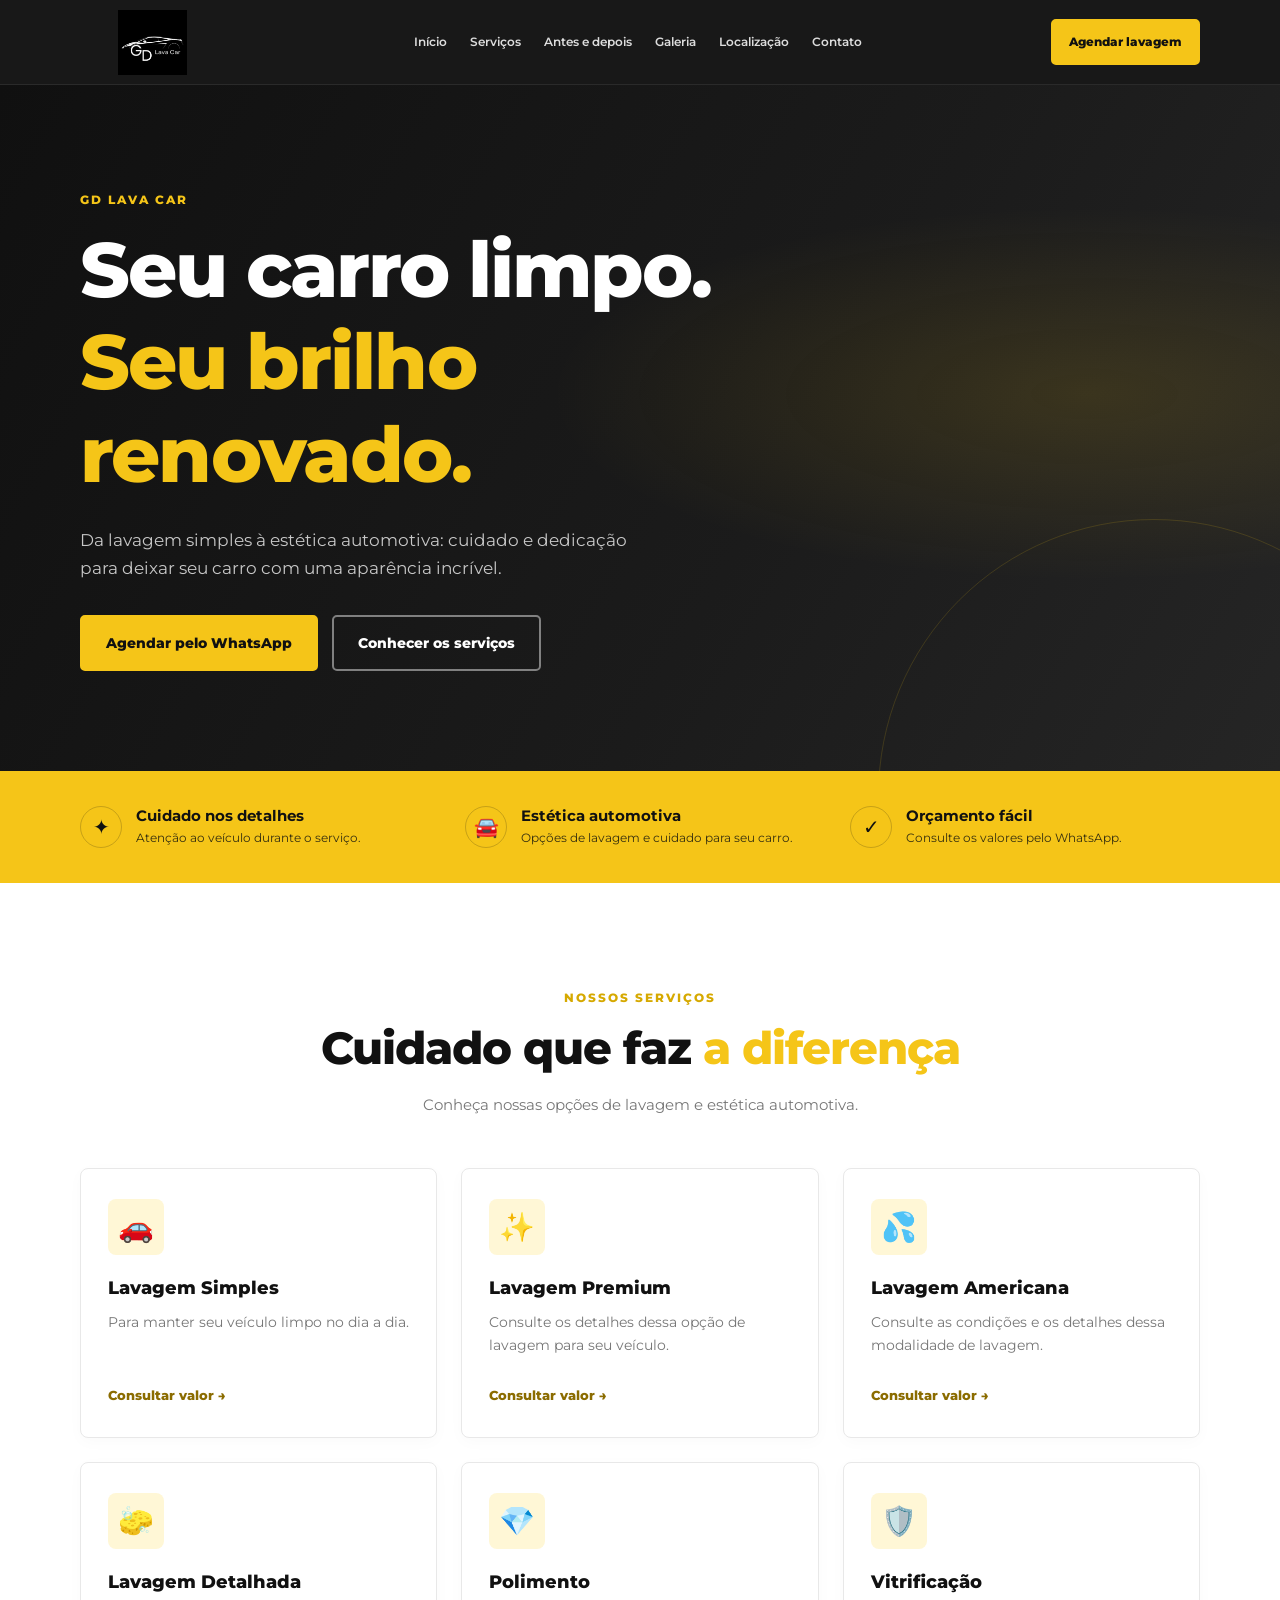
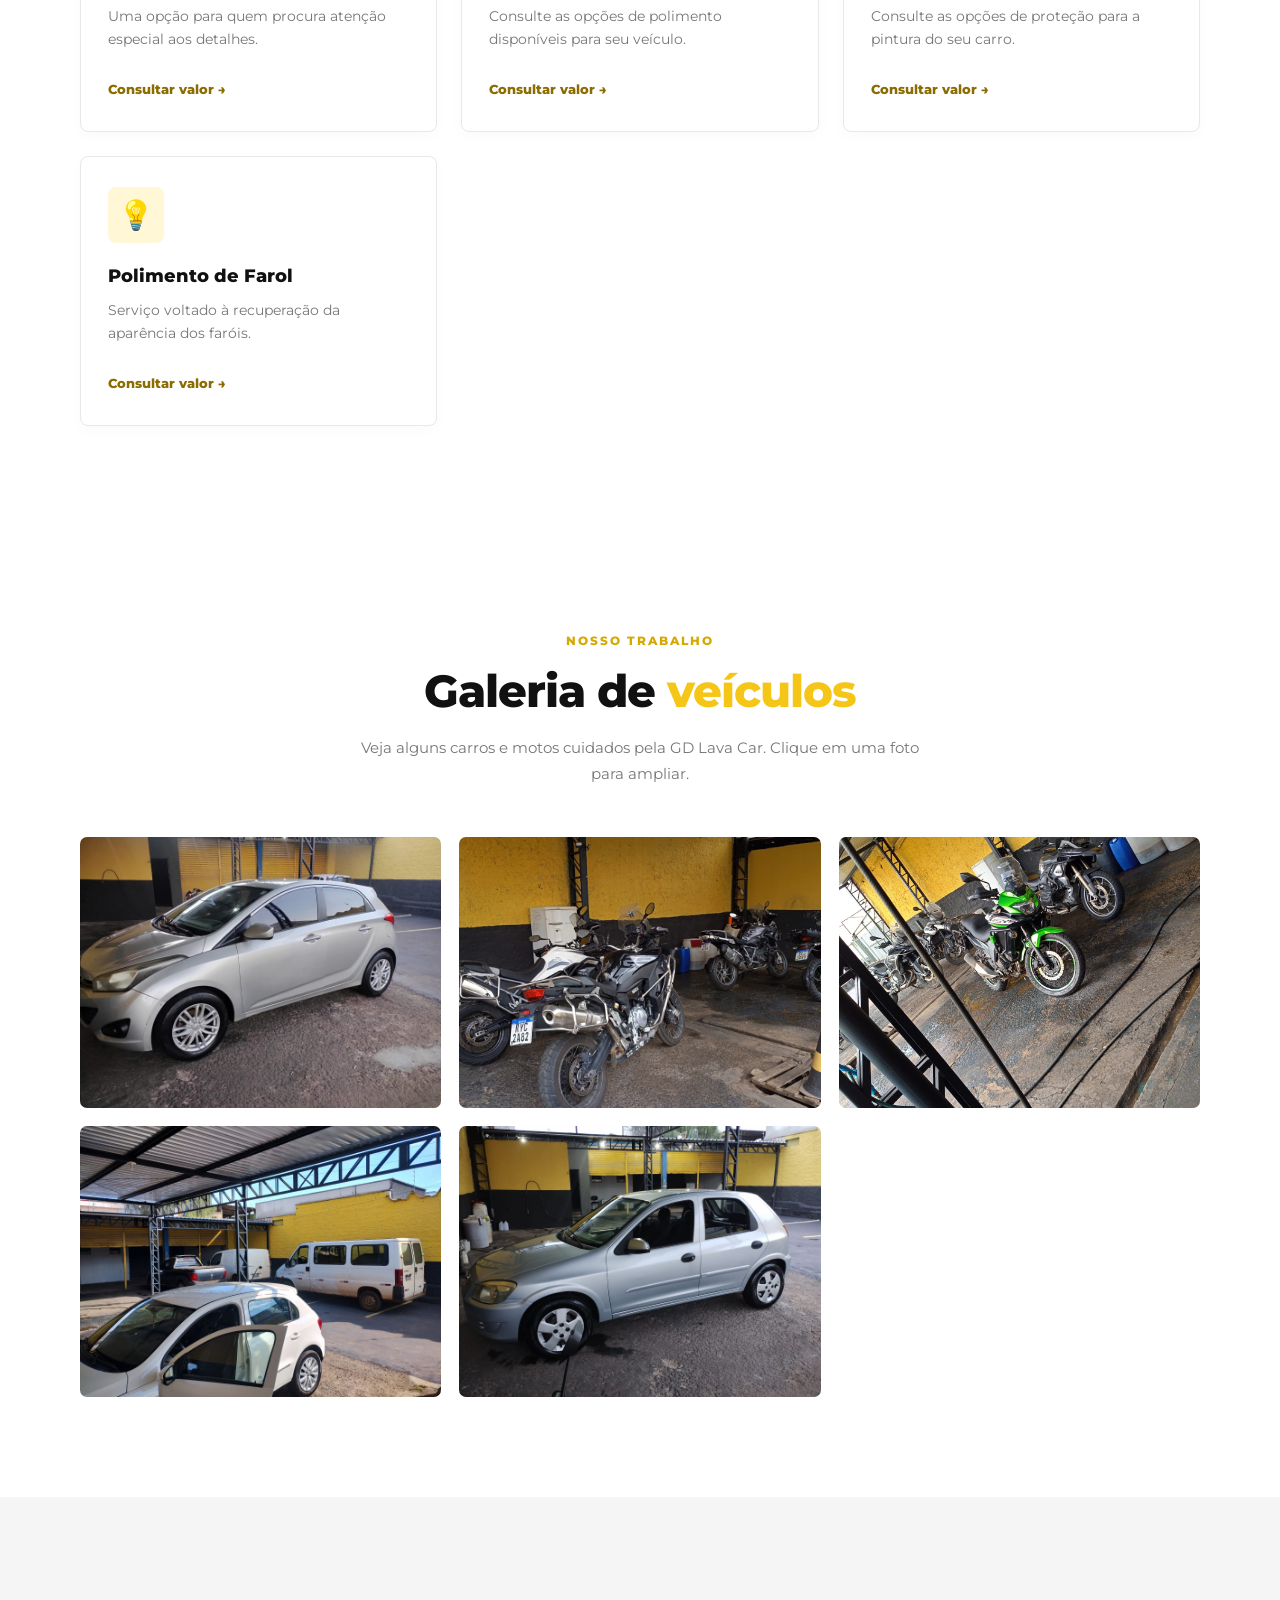
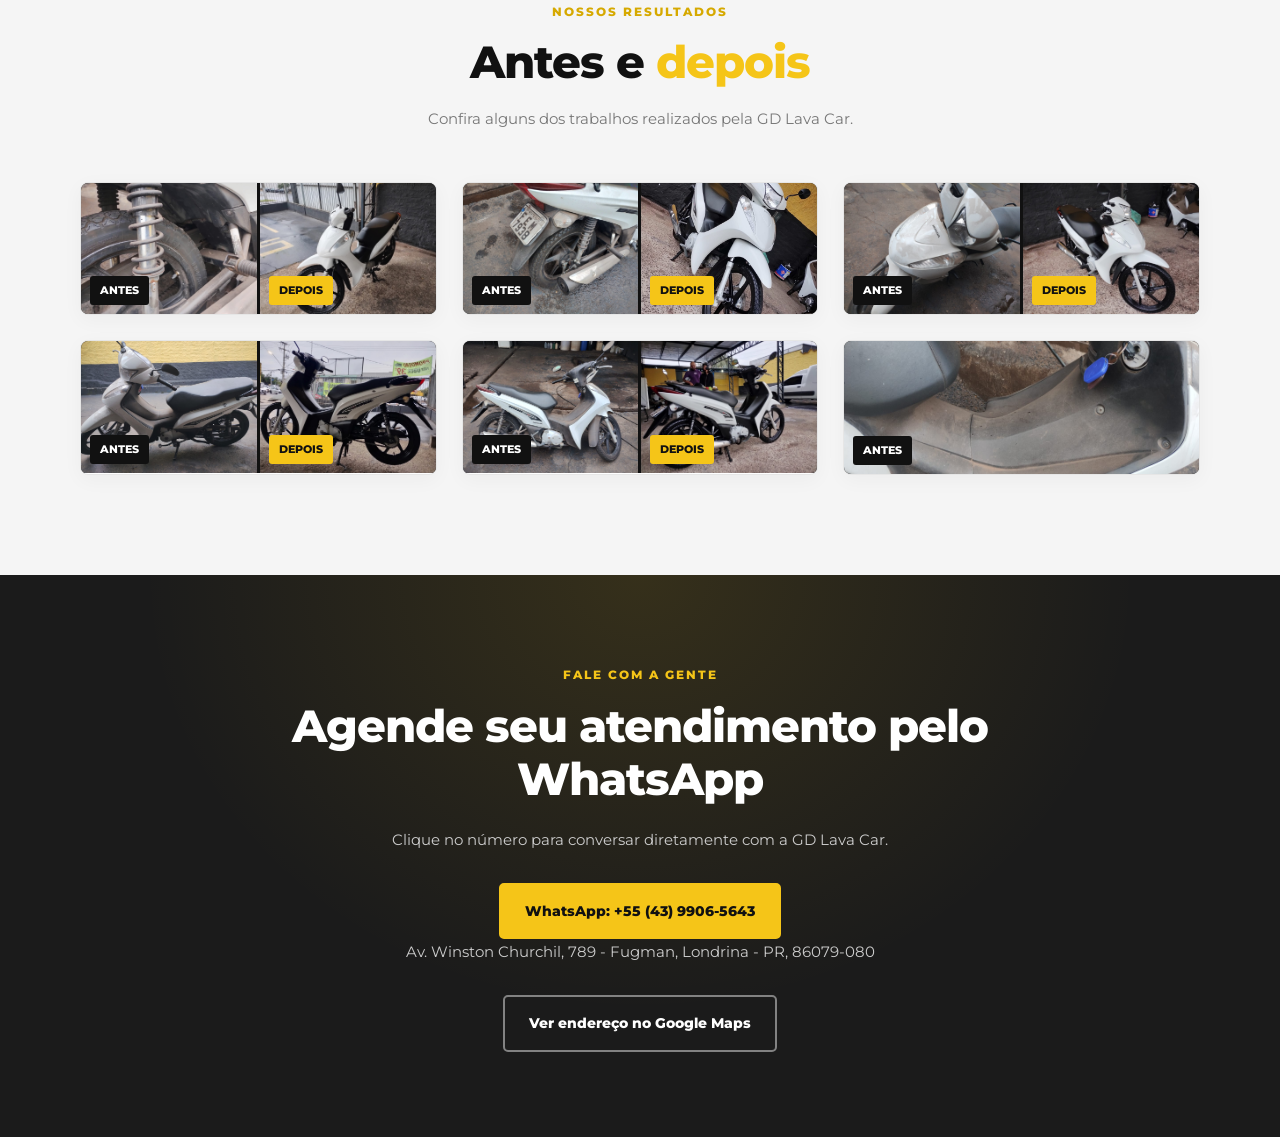
<file: index.html>
<!DOCTYPE html>
<html lang="pt-BR">

<head>
    <!-- Configurações básicas da página -->
    <meta charset="UTF-8">
    <meta name="viewport" content="width=device-width, initial-scale=1.0">

    <!-- Descrição exibida em mecanismos de busca -->
    <meta name="description"
        content="GD Lava Car: lavagem automotiva, polimento, vitrificação e muito mais. Consulte nossos serviços pelo WhatsApp.">

    <meta name="theme-color" content="#111111">

    <!-- Título que aparece na aba do navegador -->
    <title>GD Lava Car | Lavagem e Estética Automotiva</title>

    <!-- Conexão com o arquivo CSS -->
    <link rel="stylesheet" href="style.css">

    <!-- Fonte utilizada no site -->
    <link rel="preconnect" href="https://fonts.googleapis.com">
    <link rel="preconnect" href="https://fonts.gstatic.com" crossorigin>

    <link href="https://fonts.googleapis.com/css2?family=Montserrat:wght@400;500;600;700;800&display=swap"
        rel="stylesheet">
    <script src="script.js" defer></script>
</head>

<body>

    <!-- ==========================================
         CABEÇALHO: LOGO, MENU E BOTÃO DE AGENDAMENTO
    =========================================== -->
    <header class="cabecalho">

        <div class="container navegacao">

            <!-- Logo do estabelecimento -->
            <a href="#inicio" class="logo">
                <img src="logo gd.jpeg" alt="Logo GD Lava Car">
            </a>

            <!-- Menu de navegação entre as seções -->
            <nav class="menu" id="menu">
                <a href="#inicio">Início</a>
                <a href="#servicos">Serviços</a>
                <a href="#antes-depois">Antes e depois</a>
                <a href="#trabalhos">Galeria</a>
                <a href="#localizacao">Localização</a>
                <a href="#contato">Contato</a>
            </nav>

            <!-- Atalho para conversar pelo WhatsApp -->
            <a href="https://wa.me/554399065643" class="botao botao-menu" target="_blank" rel="noopener noreferrer">
                Agendar lavagem
            </a>

            <!-- Botão do menu para telas pequenas.
                 O JavaScript será responsável por abrir e fechar o menu. -->
            <button class="menu-mobile" id="menu-mobile" aria-label="Abrir menu" aria-expanded="false"
                aria-controls="menu">
                ☰
            </button>

        </div>
    </header>


    <!-- CONTEÚDO PRINCIPAL DO SITE -->
    <main>

        <!-- ==========================================
             1. DESTAQUE PRINCIPAL
             Primeira seção que o visitante visualiza
        =========================================== -->
        <section class="hero" id="inicio">

            <div class="container hero-conteudo">

                <span class="subtitulo">GD LAVA CAR</span>

                <h1>
                    Seu carro limpo.<br>
                    <span>Seu brilho renovado.</span>
                </h1>

                <p>
                    Da lavagem simples à estética automotiva:
                    cuidado e dedicação para deixar seu carro
                    com uma aparência incrível.
                </p>

                <!-- Botões principais da primeira seção -->
                <div class="hero-botoes">

                    <a href="https://wa.me/554399065643" class="botao" target="_blank" rel="noopener noreferrer">
                        Agendar pelo WhatsApp
                    </a>

                    <a href="#servicos" class="botao botao-secundario">
                        Conhecer os serviços
                    </a>

                </div>

            </div>

        </section>


        <!-- ==========================================
             2. DIFERENCIAIS
             Pequenos destaques do estabelecimento
        =========================================== -->
        <section class="diferenciais">

            <div class="container diferenciais-grid">

                <article class="diferencial">
                    <span class="icone" aria-hidden="true">✦</span>
                    <h3>Cuidado nos detalhes</h3>
                    <p>Atenção ao veículo durante o serviço.</p>
                </article>

                <article class="diferencial">
                    <span class="icone" aria-hidden="true">🚘</span>
                    <h3>Estética automotiva</h3>
                    <p>Opções de lavagem e cuidado para seu carro.</p>
                </article>

                <article class="diferencial">
                    <span class="icone" aria-hidden="true">✓</span>
                    <h3>Orçamento fácil</h3>
                    <p>Consulte os valores pelo WhatsApp.</p>
                </article>

            </div>

        </section>


        <!-- ==========================================
             3. SERVIÇOS
             Apresenta os sete serviços oferecidos
        =========================================== -->
        <section class="secao servicos" id="servicos">

            <div class="container">

                <div class="titulo-secao">
                    <span class="subtitulo">NOSSOS SERVIÇOS</span>

                    <h2>
                        Cuidado que faz <span>a diferença</span>
                    </h2>

                    <p>
                        Conheça nossas opções de lavagem
                        e estética automotiva.
                    </p>
                </div>

                <!-- Grade que organiza os cards de serviços -->
                <div class="servicos-grid">

                    <!-- Serviço 1: lavagem simples -->
                    <article class="card-servico">

                        <div class="servico-icone" aria-hidden="true">🚗</div>

                        <h3>Lavagem Simples</h3>

                        <p>
                            Para manter seu veículo limpo
                            no dia a dia.
                        </p>

                        <a href="https://wa.me/554399065643?text=Ol%C3%A1%21%20Quero%20consultar%20o%20valor%20da%20lavagem%20simples."
                            target="_blank" rel="noopener noreferrer">
                            Consultar valor →
                        </a>

                    </article>


                    <!-- Serviço 2: lavagem premium -->
                    <article class="card-servico">

                        <div class="servico-icone" aria-hidden="true">✨</div>

                        <h3>Lavagem Premium</h3>

                        <p>
                            Consulte os detalhes dessa opção
                            de lavagem para seu veículo.
                        </p>

                        <a href="https://wa.me/554399065643?text=Ol%C3%A1%21%20Quero%20consultar%20o%20valor%20da%20lavagem%20premium."
                            target="_blank" rel="noopener noreferrer">
                            Consultar valor →
                        </a>

                    </article>


                    <!-- Serviço 3: lavagem americana -->
                    <article class="card-servico">

                        <div class="servico-icone" aria-hidden="true">💦</div>

                        <h3>Lavagem Americana</h3>

                        <p>
                            Consulte as condições e os detalhes
                            dessa modalidade de lavagem.
                        </p>

                        <a href="https://wa.me/554399065643?text=Ol%C3%A1%21%20Quero%20consultar%20o%20valor%20da%20lavagem%20americana."
                            target="_blank" rel="noopener noreferrer">
                            Consultar valor →
                        </a>

                    </article>


                    <!-- Serviço 4: lavagem detalhada -->
                    <article class="card-servico">

                        <div class="servico-icone" aria-hidden="true">🧽</div>

                        <h3>Lavagem Detalhada</h3>

                        <p>
                            Uma opção para quem procura
                            atenção especial aos detalhes.
                        </p>

                        <a href="https://wa.me/554399065643?text=Ol%C3%A1%21%20Quero%20consultar%20o%20valor%20da%20lavagem%20detalhada."
                            target="_blank" rel="noopener noreferrer">
                            Consultar valor →
                        </a>

                    </article>


                    <!-- Serviço 5: polimento automotivo -->
                    <article class="card-servico">

                        <div class="servico-icone" aria-hidden="true">💎</div>

                        <h3>Polimento</h3>

                        <p>
                            Consulte as opções de polimento
                            disponíveis para seu veículo.
                        </p>

                        <a href="https://wa.me/554399065643?text=Ol%C3%A1%21%20Quero%20consultar%20o%20valor%20do%20polimento%20automotivo."
                            target="_blank" rel="noopener noreferrer">
                            Consultar valor →
                        </a>

                    </article>


                    <!-- Serviço 6: vitrificação -->
                    <article class="card-servico">

                        <div class="servico-icone" aria-hidden="true">🛡️</div>

                        <h3>Vitrificação</h3>

                        <p>
                            Consulte as opções de proteção
                            para a pintura do seu carro.
                        </p>

                        <a href="https://wa.me/554399065643?text=Ol%C3%A1%21%20Quero%20consultar%20o%20valor%20da%20vitrifica%C3%A7%C3%A3o."
                            target="_blank" rel="noopener noreferrer">
                            Consultar valor →
                        </a>

                    </article>


                    <!-- Serviço 7: polimento de farol -->
                    <article class="card-servico">

                        <div class="servico-icone" aria-hidden="true">💡</div>

                        <h3>Polimento de Farol</h3>

                        <p>
                            Serviço voltado à recuperação
                            da aparência dos faróis.
                        </p>

                        <a href="https://wa.me/554399065643?text=Ol%C3%A1%21%20Quero%20consultar%20o%20valor%20do%20polimento%20de%20farol."
                            target="_blank" rel="noopener noreferrer">
                            Consultar valor →
                        </a>

                    </article>

                </div>

            </div>

        </section>


        <section class="secao trabalhos" id="trabalhos">
            <div class="container">
                <div class="titulo-secao">
                    <span class="subtitulo">NOSSO TRABALHO</span>
                    <h2>Galeria de <span>veículos</span></h2>
                    <p>Veja alguns carros e motos cuidados pela GD Lava Car. Clique em uma foto para ampliar.</p>
                </div>

                <div class="galeria">
                    <figure class="foto-trabalho">
                        <img src="foto-hb20.jpeg" alt="Carro atendido pela GD Lava Car" loading="lazy">
                    </figure>
                    <figure class="foto-trabalho">
                        <img src="fotos-moto-2.jpeg" alt="Moto atendida pela GD Lava Car" loading="lazy">
                    </figure>
                    <figure class="foto-trabalho">
                        <img src="fotos-motos-1.jpeg" alt="Motos atendidas pela GD Lava Car" loading="lazy">
                    </figure>
                    <figure class="foto-trabalho">
                        <img src="WhatsApp Image 2026-10-15 at 20.12.46 (1).jpeg"
                            alt="Veículo atendido pela GD Lava Car em um trabalho recente" loading="lazy">
                    </figure>
                    <figure class="foto-trabalho">
                        <img src="WhatsApp Image 2026-10-15 at 20.12.46.jpeg"
                            alt="Veículo atendido pela GD Lava Car em um trabalho recente" loading="lazy">
                    </figure>
                </div>
            </div>
        </section>

        <section class="secao antes-depois" id="antes-depois">
            <div class="container">
                <div class="titulo-secao">
                    <span class="subtitulo">NOSSOS RESULTADOS</span>
                    <h2>Antes e <span>depois</span></h2>
                    <p>Confira alguns dos trabalhos realizados pela GD Lava Car.</p>
                </div>

                <div class="comparacoes-grid">
                    <article class="card-comparacao">
                        <div class="comparacao-imagens">
                            <figure>
                                <img src="biz-antes-1.jpeg" alt="Veículo antes do serviço, exemplo 1" loading="lazy">
                                <figcaption>Antes</figcaption>
                            </figure>
                            <figure>
                                <img src="biz-limpa-1.jpeg" alt="Veículo depois do serviço, exemplo 1" loading="lazy">
                                <figcaption>Depois</figcaption>
                            </figure>
                        </div>
                    </article>

                    <article class="card-comparacao">
                        <div class="comparacao-imagens">
                            <figure>
                                <img src="biz-antes-2.jpeg" alt="Veículo antes do serviço, exemplo 2" loading="lazy">
                                <figcaption>Antes</figcaption>
                            </figure>
                            <figure>
                                <img src="biz-limpa-2.jpeg" alt="Veículo depois do serviço, exemplo 2" loading="lazy">
                                <figcaption>Depois</figcaption>
                            </figure>
                        </div>
                    </article>

                    <article class="card-comparacao">
                        <div class="comparacao-imagens">
                            <figure>
                                <img src="biz-antes-3.jpeg" alt="Veículo antes do serviço, exemplo 3" loading="lazy">
                                <figcaption>Antes</figcaption>
                            </figure>
                            <figure>
                                <img src="biz-limpa3.jpeg" alt="Veículo depois do serviço, exemplo 3" loading="lazy">
                                <figcaption>Depois</figcaption>
                            </figure>
                        </div>
                    </article>

                    <article class="card-comparacao">
                        <div class="comparacao-imagens">
                            <figure>
                                <img src="biz-antes-4.jpeg" alt="Veículo antes do serviço, exemplo 4" loading="lazy">
                                <figcaption>Antes</figcaption>
                            </figure>
                            <figure>
                                <img src="biz-limpa-4.jpeg" alt="Veículo depois do serviço, exemplo 4" loading="lazy">
                                <figcaption>Depois</figcaption>
                            </figure>
                        </div>
                    </article>

                    <article class="card-comparacao">
                        <div class="comparacao-imagens">
                            <figure>
                                <img src="biz-antes-5.jpeg" alt="Veículo antes do serviço, exemplo 5" loading="lazy">
                                <figcaption>Antes</figcaption>
                            </figure>
                            <figure>
                                <img src="bis-limpa-5.jpeg" alt="Veículo depois do serviço, exemplo 5" loading="lazy">
                                <figcaption>Depois</figcaption>
                            </figure>
                        </div>
                    </article>

                    <article class="card-comparacao">
                        <div class="comparacao-imagens">
                            <figure class="comparacao-imagem-sem-par">
                                <img src="biz-antes-6.jpeg" alt="Veículo antes do serviço, exemplo 6" loading="lazy">
                                <figcaption>Antes</figcaption>
                            </figure>
                        </div>
                    </article>
                </div>
            </div>
        </section>

        <section class="chamada-contato" id="contato">
            <div class="container">
                <span class="subtitulo">FALE COM A GENTE</span>
                <h2>Agende seu atendimento pelo WhatsApp</h2>
                <p>Clique no número para conversar diretamente com a GD Lava Car.</p>
                <a href="https://wa.me/554399065643" class="botao" target="_blank"
                    rel="noopener noreferrer">
                    WhatsApp: +55 (43) 9906-5643
                </a>
                <p class="endereco-contato">
                    Av. Winston Churchil, 789 - Fugman, Londrina - PR, 86079-080
                </p>
                <a href="https://www.google.com/maps/place/GD+Lava+Car/@-23.2856425,-51.1731893,17z/data=!3m1!4b1!4m6!3m5!1s0x94eb433918bb3df7:0x9ee2fc4c9383e08d!8m2!3d-23.2856425!4d-51.1731893!16s%2Fg%2F11xctl_ykg?entry=ttu&amp;g_ep=EgoyMDI2MTAxOS4wIKXMDSoASAFQAw%3D%3D"
                    class="botao botao-secundario" target="_blank" rel="noopener noreferrer">
                    Ver endereço no Google Maps
                </a>
            </div>
        </section>

    </main>

    <dialog class="visualizador-imagem" id="visualizador-imagem" aria-label="Imagem ampliada">
        <button class="visualizador-fechar" id="visualizador-fechar" type="button" aria-label="Fechar imagem">
            &times;
        </button>
        <img class="visualizador-foto" id="visualizador-foto" alt="">
        <p class="visualizador-legenda" id="visualizador-legenda"></p>
    </dialog>
</body>
</html>
</file>
<file: style.css>
/* ==========================================
   1. CONFIGURAÇÕES GERAIS
========================================== */

:root {
    --preto: #111111;
    --preto-claro: #1b1b1b;
    --cinza-escuro: #242424;
    --cinza: #777777;
    --cinza-claro: #f5f5f5;
    --branco: #ffffff;
    --dourado: #f5c518;
    --dourado-escuro: #d6a900;
    --borda: #e8e8e8;
    --sombra: 0 10px 30px rgba(0, 0, 0, 0.08);
}

* {
    margin: 0;
    padding: 0;
    box-sizing: border-box;
}

html {
    scroll-behavior: smooth;
    scroll-padding-top: 90px;
}

body {
    font-family: 'Montserrat', sans-serif;
    color: var(--preto);
    background: var(--branco);
    line-height: 1.7;
    overflow-x: hidden;
}

img {
    display: block;
    max-width: 100%;
}

a {
    color: inherit;
    text-decoration: none;
}

button,
a {
    -webkit-tap-highlight-color: transparent;
}

button {
    font: inherit;
}

.container {
    width: min(1120px, 90%);
    margin: 0 auto;
}

.secao {
    padding: 100px 0;
}

.subtitulo {
    display: inline-block;
    margin-bottom: 14px;
    color: var(--dourado-escuro);
    font-size: 0.78rem;
    font-weight: 800;
    letter-spacing: 2px;
    text-transform: uppercase;
}

h1,
h2,
h3 {
    line-height: 1.2;
}

h2 {
    font-size: clamp(2rem, 4vw, 2.8rem);
    font-weight: 800;
    letter-spacing: -1px;
}

h2 span,
h1 span {
    color: var(--dourado);
}

p {
    color: var(--cinza);
}

::selection {
    color: var(--preto);
    background: var(--dourado);
}


/* ==========================================
   2. BOTÕES
========================================== */

.botao {
    display: inline-flex;
    align-items: center;
    justify-content: center;
    gap: 8px;
    min-height: 50px;
    padding: 14px 24px;
    border: 2px solid var(--dourado);
    border-radius: 5px;
    background: var(--dourado);
    color: var(--preto);
    font-size: 0.9rem;
    font-weight: 800;
    text-align: center;
    cursor: pointer;
    transition:
        background 0.25s ease,
        color 0.25s ease,
        border-color 0.25s ease,
        transform 0.25s ease;
}

.botao:hover {
    background: var(--dourado-escuro);
    border-color: var(--dourado-escuro);
    transform: translateY(-3px);
}

.botao-secundario {
    background: transparent;
    color: var(--branco);
    border-color: rgba(255, 255, 255, 0.45);
}

.botao-secundario:hover {
    background: var(--branco);
    border-color: var(--branco);
    color: var(--preto);
}

.botao-claro {
    background: var(--branco);
    border-color: var(--branco);
    color: var(--preto);
}

.botao-claro:hover {
    background: var(--dourado);
    border-color: var(--dourado);
}


/* ==========================================
   3. CABEÇALHO E NAVEGAÇÃO
========================================== */

.cabecalho {
    position: sticky;
    top: 0;
    z-index: 1000;
    background: rgba(17, 17, 17, 0.97);
    border-bottom: 1px solid rgba(255, 255, 255, 0.08);
    backdrop-filter: blur(12px);
}

.navegacao {
    min-height: 84px;
    display: flex;
    align-items: center;
    justify-content: space-between;
    gap: 25px;
}

.logo {
    display: flex;
    align-items: center;
    flex-shrink: 0;
}

.logo img {
    width: 145px;
    max-height: 65px;
    object-fit: contain;
}

.menu {
    display: flex;
    align-items: center;
    justify-content: center;
    gap: 23px;
}

.menu a {
    color: #dddddd;
    font-size: 0.78rem;
    font-weight: 600;
    transition: color 0.2s ease;
}

.menu a:hover {
    color: var(--dourado);
}

.botao-menu {
    min-height: 43px;
    padding: 10px 16px;
    white-space: nowrap;
    font-size: 0.78rem;
}

.menu-mobile {
    display: none;
    align-items: center;
    justify-content: center;
    width: 44px;
    height: 44px;
    border: 1px solid #444444;
    border-radius: 5px;
    background: transparent;
    color: var(--branco);
    font-size: 1.6rem;
    cursor: pointer;
}


/* ==========================================
   4. DESTAQUE PRINCIPAL — HERO
========================================== */

.hero {
    position: relative;
    display: flex;
    align-items: center;
    min-height: 630px;
    padding: 100px 0;
    overflow: hidden;
    background:
        radial-gradient(
            ellipse at 85% 45%,
            rgba(245, 197, 24, 0.13),
            transparent 35%
        ),
        linear-gradient(120deg, #101010 0%, #1b1b1b 60%, #252525 100%);
}

.hero::after {
    content: "";
    position: absolute;
    right: -150px;
    bottom: -300px;
    width: 550px;
    height: 550px;
    border: 1px solid rgba(245, 197, 24, 0.15);
    border-radius: 50%;
    pointer-events: none;
}

.hero-conteudo {
    position: relative;
    z-index: 1;
    max-width: 1120px;
}

.hero .subtitulo {
    color: var(--dourado);
}

.hero h1 {
    max-width: 800px;
    margin-bottom: 25px;
    color: var(--branco);
    font-size: clamp(2.7rem, 6vw, 4.8rem);
    font-weight: 800;
    letter-spacing: -2px;
}

.hero p {
    max-width: 580px;
    margin-bottom: 32px;
    color: #c7c7c7;
    font-size: 1.05rem;
}

.hero-botoes {
    display: flex;
    align-items: center;
    flex-wrap: wrap;
    gap: 14px;
}


/* ==========================================
   5. DIFERENCIAIS
========================================== */

.diferenciais {
    position: relative;
    z-index: 2;
    padding: 35px 0;
    background: var(--dourado);
}

.diferenciais-grid {
    display: grid;
    grid-template-columns: repeat(3, 1fr);
    gap: 35px;
}

.diferencial {
    display: grid;
    grid-template-columns: 42px 1fr;
    column-gap: 14px;
    align-items: center;
}

.icone {
    grid-row: span 2;
    display: flex;
    align-items: center;
    justify-content: center;
    width: 42px;
    height: 42px;
    border: 1px solid rgba(17, 17, 17, 0.2);
    border-radius: 50%;
    font-size: 1.25rem;
}

.diferencial h3 {
    margin-bottom: 4px;
    color: var(--preto);
    font-size: 0.95rem;
}

.diferencial p {
    color: #37300f;
    font-size: 0.78rem;
    line-height: 1.5;
}


/* ==========================================
   6. TÍTULOS DAS SEÇÕES
========================================== */

.titulo-secao {
    max-width: 720px;
    margin: 0 auto 50px;
    text-align: center;
}

.titulo-secao h2 {
    margin-bottom: 16px;
}

.titulo-secao p {
    max-width: 580px;
    margin: 0 auto;
    font-size: 0.95rem;
}


/* ==========================================
   7. SERVIÇOS
========================================== */

.servicos {
    background: var(--branco);
}

.servicos-grid {
    display: grid;
    grid-template-columns: repeat(3, minmax(0, 1fr));
    gap: 24px;
}

.card-servico {
    display: flex;
    flex-direction: column;
    align-items: flex-start;
    min-height: 270px;
    padding: 30px 27px;
    border: 1px solid var(--borda);
    border-radius: 8px;
    background: var(--branco);
    box-shadow: 0 4px 16px rgba(0, 0, 0, 0.025);
    transition:
        transform 0.25s ease,
        box-shadow 0.25s ease,
        border-color 0.25s ease;
}

.card-servico:hover {
    transform: translateY(-7px);
    border-color: var(--dourado);
    box-shadow: var(--sombra);
}

.servico-icone {
    display: flex;
    align-items: center;
    justify-content: center;
    width: 56px;
    height: 56px;
    margin-bottom: 22px;
    border-radius: 8px;
    background: #fff7d6;
    font-size: 1.8rem;
}

.card-servico h3 {
    margin-bottom: 12px;
    font-size: 1.12rem;
    font-weight: 800;
}

.card-servico p {
    margin-bottom: 20px;
    font-size: 0.86rem;
    line-height: 1.7;
}

.card-servico a {
    margin-top: auto;
    color: #8b6c00;
    font-size: 0.84rem;
    font-weight: 800;
    transition: color 0.2s ease;
}

.card-servico a:hover {
    color: var(--preto);
}


/* ==========================================
   8. PROMOÇÃO PARA MOTORISTAS DE UBER
========================================== */

.promocao {
    position: relative;
    padding: 65px 0;
    overflow: hidden;
    background:
        radial-gradient(
            circle at 90% 20%,
            rgba(245, 197, 24, 0.12),
            transparent 35%
        ),
        var(--preto);
}

.promocao::before {
    content: "";
    position: absolute;
    top: -100px;
    left: -100px;
    width: 280px;
    height: 280px;
    border: 1px solid rgba(245, 197, 24, 0.15);
    border-radius: 50%;
    pointer-events: none;
}

.promocao-conteudo {
    position: relative;
    z-index: 1;
    display: grid;
    grid-template-columns: 1.3fr 0.8fr auto;
    align-items: center;
    gap: 35px;
}

.promocao-texto .subtitulo {
    color: var(--dourado);
}

.promocao-texto h2 {
    margin-bottom: 15px;
    color: var(--branco);
    font-size: clamp(1.8rem, 3vw, 2.5rem);
}

.promocao-texto p {
    max-width: 400px;
    color: #cccccc;
    font-size: 0.92rem;
}

.promocao-preco {
    padding: 24px;
    border: 1px solid rgba(245, 197, 24, 0.45);
    border-radius: 8px;
    background: rgba(255, 255, 255, 0.04);
    text-align: center;
}

.promocao-preco > span {
    display: block;
    margin-bottom: 8px;
    color: var(--dourado);
    font-size: 0.72rem;
    font-weight: 800;
    letter-spacing: 1px;
    text-transform: uppercase;
}

.promocao-preco strong {
    display: block;
    color: var(--dourado);
    font-size: clamp(2rem, 4vw, 3rem);
    font-weight: 800;
    line-height: 1.2;
}

.promocao-preco small {
    display: block;
    margin-top: 10px;
    color: #cccccc;
    font-size: 0.72rem;
}

.promocao .botao-claro {
    width: 100%;
    min-width: 190px;
    padding: 14px 18px;
    font-size: 0.82rem;
}


/* ==========================================
   9. ANTES E DEPOIS
========================================== */

.antes-depois {
    background: var(--cinza-claro);
}

.comparacoes-grid {
    display: grid;
    grid-template-columns: repeat(3, minmax(0, 1fr));
    gap: 25px;
}

.card-comparacao {
    overflow: hidden;
    border: 1px solid #e6e6e6;
    border-radius: 8px;
    background: var(--branco);
    box-shadow: 0 5px 20px rgba(0, 0, 0, 0.04);
}

.comparacao-imagens {
    display: grid;
    grid-template-columns: 1fr 1fr;
    gap: 3px;
    background: var(--preto);
}

.comparacao-imagens figure {
    position: relative;
    min-width: 0;
    overflow: hidden;
    aspect-ratio: 4 / 3;
}

.comparacao-imagens img {
    width: 100%;
    height: 100%;
    object-fit: cover;
    transition: transform 0.35s ease;
}

.card-comparacao:hover .comparacao-imagens img {
    transform: scale(1.04);
}

.comparacao-imagens figcaption {
    position: absolute;
    left: 9px;
    bottom: 9px;
    padding: 5px 10px;
    border-radius: 3px;
    background: var(--preto);
    color: var(--branco);
    font-size: 0.7rem;
    font-weight: 800;
    text-transform: uppercase;
    pointer-events: none;
}

.comparacao-imagens figure:last-child figcaption {
    background: var(--dourado);
    color: var(--preto);
}

.comparacao-imagens .comparacao-imagem-sem-par {
    grid-column: 1 / -1;
    aspect-ratio: 8 / 3;
}

.comparacao-imagens figure.comparacao-imagem-sem-par figcaption {
    background: var(--preto);
    color: var(--branco);
}

.comparacao-descricao {
    padding: 22px;
}

.comparacao-descricao h3 {
    margin-bottom: 8px;
    font-size: 1rem;
}

.comparacao-descricao p {
    font-size: 0.82rem;
}


/* ==========================================
   10. GALERIA DE TRABALHOS
========================================== */

.trabalhos {
    background: var(--branco);
}

.galeria {
    display: grid;
    grid-template-columns: repeat(3, minmax(0, 1fr));
    gap: 18px;
}

.foto-trabalho {
    position: relative;
    overflow: hidden;
    aspect-ratio: 4 / 3;
    border-radius: 7px;
    background: #eeeeee;
}

.foto-trabalho::after {
    content: "";
    position: absolute;
    inset: 0;
    background: linear-gradient(
        to top,
        rgba(0, 0, 0, 0.25),
        transparent 45%
    );
    opacity: 0;
    transition: opacity 0.3s ease;
    pointer-events: none;
}

.foto-trabalho img {
    width: 100%;
    height: 100%;
    object-fit: cover;
    cursor: zoom-in;
    transition: transform 0.45s ease;
}

.foto-trabalho:focus-visible,
.comparacao-imagens figure:focus-visible {
    outline: 3px solid var(--dourado);
    outline-offset: -3px;
}

.foto-trabalho:hover img {
    transform: scale(1.07);
}

.foto-trabalho:hover::after {
    opacity: 1;
}

.galeria-botao {
    display: flex;
    justify-content: center;
    margin-top: 40px;
}

.galeria .foto-trabalho img:not([src]) {
    display: none;
}

.visualizador-imagem {
    position: fixed;
    width: min(94vw, 1200px);
    max-width: none;
    max-height: 94vh;
    padding: 48px 24px 20px;
    overflow: visible;
    border: 1px solid rgba(255, 255, 255, 0.2);
    border-radius: 10px;
    background: #111111;
    color: var(--branco);
}

.visualizador-imagem[open] {
    display: grid;
    justify-items: center;
    gap: 12px;
}

.visualizador-imagem::backdrop {
    background: rgba(0, 0, 0, 0.88);
    backdrop-filter: blur(4px);
}

.visualizador-foto {
    width: 100%;
    max-height: calc(94vh - 110px);
    object-fit: contain;
}

.visualizador-legenda {
    color: #dddddd;
    font-size: 0.9rem;
    text-align: center;
}

.visualizador-fechar {
    position: absolute;
    top: 8px;
    right: 12px;
    width: 40px;
    height: 40px;
    border: 1px solid #777777;
    border-radius: 50%;
    background: #222222;
    color: var(--branco);
    font-size: 1.7rem;
    line-height: 1;
    cursor: pointer;
}


/* ==========================================
   11. LOCALIZAÇÃO E FACHADA
========================================== */

.localizacao {
    background: var(--cinza-claro);
    text-align: center;
}

.fachada {
    max-width: 900px;
    margin: 0 auto 30px;
    overflow: hidden;
    border: 5px solid var(--branco);
    border-radius: 9px;
    background: #e8e8e8;
    box-shadow: var(--sombra);
}

.fachada img {
    width: 100%;
    max-height: 520px;
    object-fit: cover;
}

.aviso-localizacao {
    margin-top: 15px;
    font-size: 0.78rem;
}


/* ==========================================
   12. CHAMADA PARA CONTATO
========================================== */

.chamada-contato {
    padding: 85px 0;
    background:
        radial-gradient(
            ellipse at center top,
            rgba(245, 197, 24, 0.12),
            transparent 55%
        ),
        var(--preto-claro);
    text-align: center;
}

.chamada-contato .subtitulo {
    color: var(--dourado);
}

.chamada-contato h2 {
    max-width: 750px;
    margin: 0 auto 20px;
    color: var(--branco);
}

.chamada-contato p {
    max-width: 600px;
    margin: 0 auto 30px;
    color: #cccccc;
    font-size: 0.95rem;
}


/* ==========================================
   13. RODAPÉ
========================================== */

.rodape {
    padding: 45px 0 25px;
    background: #090909;
    color: var(--branco);
}

.rodape-conteudo {
    display: flex;
    flex-direction: column;
    align-items: center;
    gap: 15px;
    text-align: center;
}

.logo-rodape {
    color: var(--dourado);
    font-size: 1.6rem;
    font-weight: 800;
}

.logo-rodape span {
    color: var(--branco);
}

.rodape-conteudo > p {
    color: #aaaaaa;
    font-size: 0.85rem;
}

.redes-sociais {
    display: flex;
    align-items: center;
    justify-content: center;
    gap: 24px;
    margin: 5px 0 15px;
}

.redes-sociais a {
    color: #dddddd;
    font-size: 0.88rem;
    font-weight: 600;
    transition: color 0.2s ease;
}

.redes-sociais a:hover {
    color: var(--dourado);
}

.rodape-conteudo .copyright {
    width: 100%;
    padding-top: 20px;
    border-top: 1px solid #292929;
    color: #777777;
    font-size: 0.75rem;
}


/* ==========================================
   14. RESPONSIVIDADE — TABLETS
========================================== */

@media (max-width: 1000px) {
    .navegacao {
        gap: 15px;
    }

    .menu {
        gap: 13px;
    }

    .menu a {
        font-size: 0.72rem;
    }

    .logo img {
        width: 115px;
    }

    .botao-menu {
        padding: 9px 12px;
        font-size: 0.72rem;
    }

    .promocao-conteudo {
        grid-template-columns: 1fr 0.8fr;
        gap: 25px;
    }

    .promocao .botao-claro {
        grid-column: 1 / -1;
        justify-self: center;
        width: fit-content;
    }
}

@media (max-width: 800px) {
    .secao {
        padding: 75px 0;
    }

    .navegacao {
        min-height: 76px;
    }

    .menu {
        gap: 9px;
    }

    .menu a {
        font-size: 0.67rem;
    }

    .botao-menu {
        display: none;
    }

    .diferenciais-grid {
        gap: 20px;
    }

    .diferencial {
        grid-template-columns: 1fr;
        justify-items: center;
        gap: 8px;
        text-align: center;
    }

    .icone {
        grid-row: auto;
    }

    .servicos-grid,
    .comparacoes-grid {
        grid-template-columns: repeat(2, minmax(0, 1fr));
    }

    .promocao-conteudo {
        grid-template-columns: 1fr 1fr;
    }

    .galeria {
        grid-template-columns: repeat(2, minmax(0, 1fr));
    }
}


/* ==========================================
   15. RESPONSIVIDADE — CELULARES
========================================== */

@media (max-width: 600px) {
    .container {
        width: 90%;
    }

    .secao {
        padding: 65px 0;
    }

    .navegacao {
        position: relative;
        min-height: 72px;
        flex-wrap: wrap;
    }

    .logo img {
        width: 120px;
        max-height: 55px;
    }

    .menu-mobile {
        display: flex;
        margin-left: auto;
    }

    /*
       O menu fica escondido no celular.
       Quando o JavaScript adicionar a classe "ativo",
       os links serão exibidos.
    */
    .menu {
        position: absolute;
        top: 100%;
        left: -5.56%;
        right: -5.56%;
        display: none;
        flex-direction: column;
        align-items: stretch;
        gap: 0;
        padding: 10px 5% 18px;
        border-top: 1px solid #303030;
        background: var(--preto);
        box-shadow: 0 12px 20px rgba(0, 0, 0, 0.2);
    }

    .menu.ativo {
        display: flex;
    }

    .menu a {
        padding: 13px 5px;
        border-bottom: 1px solid #292929;
        font-size: 0.88rem;
    }

    .menu a:last-child {
        border-bottom: none;
    }

    .hero {
        min-height: 540px;
        padding: 85px 0;
    }

    .hero h1 {
        font-size: clamp(2.45rem, 11vw, 3.5rem);
        letter-spacing: -1.5px;
    }

    .hero p {
        font-size: 0.95rem;
    }

    .hero-botoes {
        align-items: stretch;
        flex-direction: column;
    }

    .hero-botoes .botao {
        width: 100%;
    }

    .diferenciais {
        padding: 30px 0;
    }

    .diferenciais-grid {
        grid-template-columns: 1fr;
        gap: 25px;
    }

    .diferencial {
        grid-template-columns: 42px 1fr;
        justify-items: initial;
        column-gap: 14px;
        text-align: left;
    }

    .icone {
        grid-row: span 2;
    }

    .titulo-secao {
        margin-bottom: 35px;
    }

    .titulo-secao h2 {
        font-size: 2rem;
    }

    .servicos-grid,
    .comparacoes-grid,
    .galeria {
        grid-template-columns: 1fr;
    }

    .card-servico {
        min-height: auto;
        padding: 25px;
    }

    .promocao {
        padding: 60px 0;
    }

    .promocao-conteudo {
        grid-template-columns: 1fr;
        gap: 25px;
        text-align: center;
    }

    .promocao-texto p {
        margin: 0 auto;
    }

    .promocao-preco {
        max-width: 320px;
        width: 100%;
        margin: 0 auto;
    }

    .promocao .botao-claro {
        grid-column: auto;
        width: 100%;
    }

    .comparacoes-grid {
        gap: 22px;
    }

    .galeria {
        gap: 15px;
    }

    .foto-trabalho {
        aspect-ratio: 5 / 3;
    }

    .fachada img {
        min-height: 220px;
    }

    .chamada-contato {
        padding: 70px 0;
    }

    .chamada-contato h2 {
        font-size: 2rem;
    }

    .rodape {
        padding-top: 38px;
    }
}


/* ==========================================
   16. ACESSIBILIDADE E MOVIMENTO
========================================== */

a:focus-visible,
button:focus-visible {
    outline: 3px solid var(--dourado);
    outline-offset: 4px;
}

@media (prefers-reduced-motion: reduce) {
    *,
    *::before,
    *::after {
        scroll-behavior: auto !important;
        transition-duration: 0.01ms !important;
        animation-duration: 0.01ms !important;
    }
}
</file>
